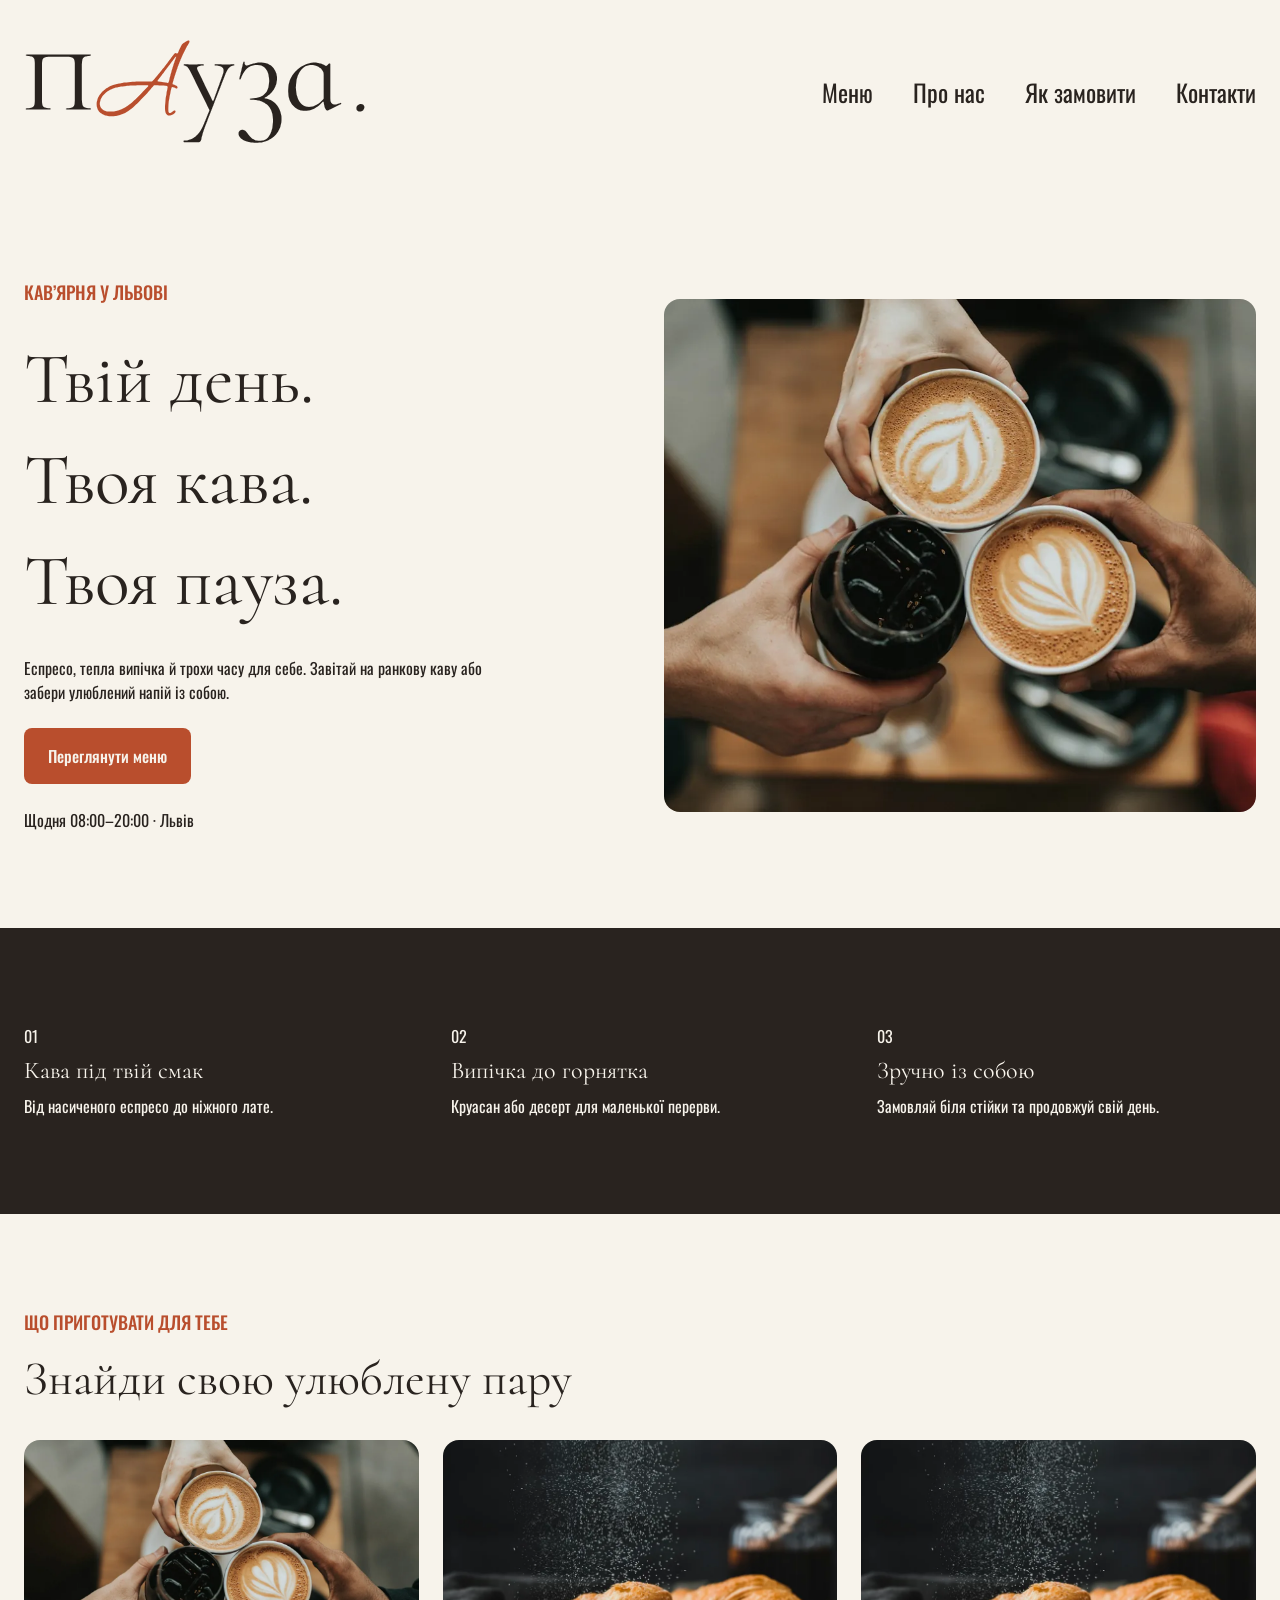
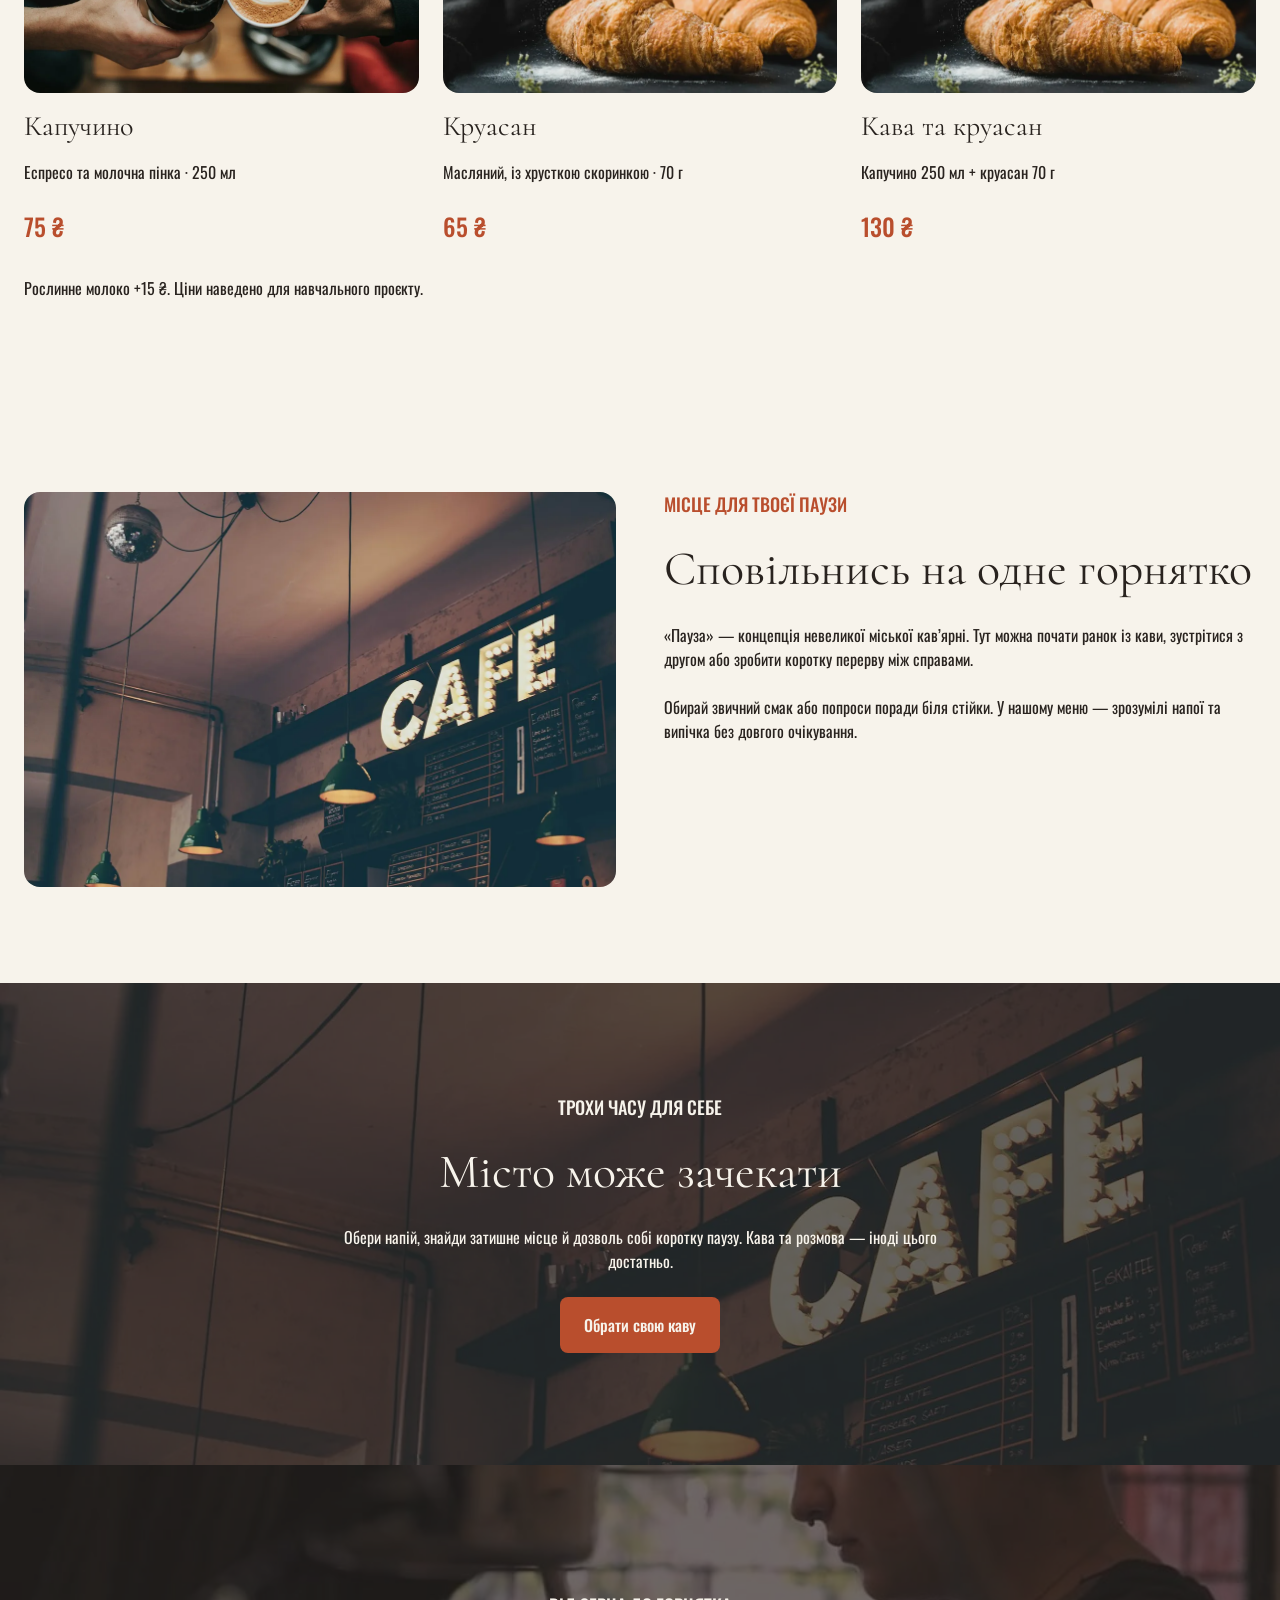
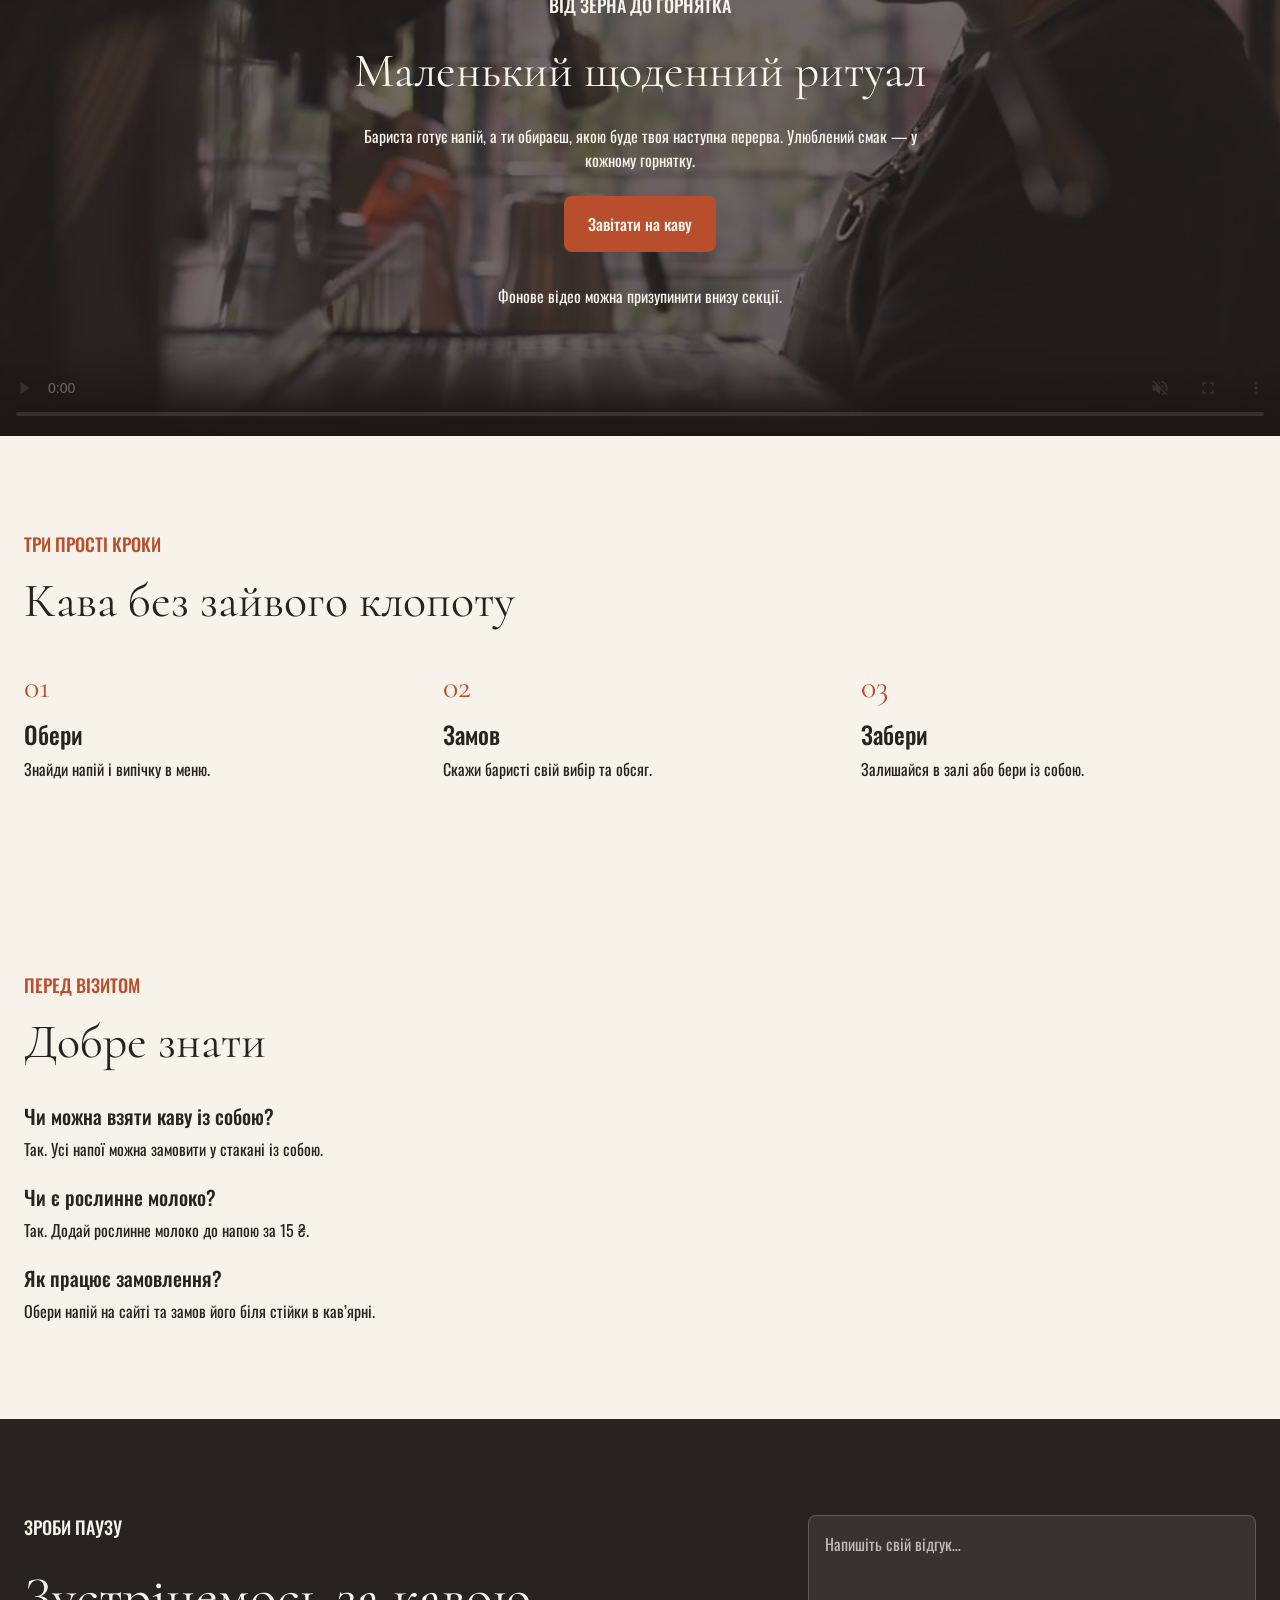
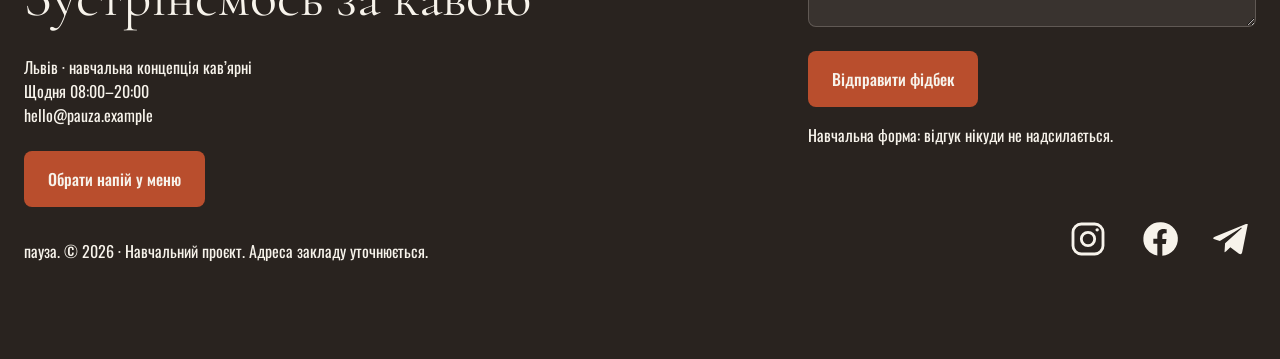
<file: index.html>
<!doctype html>
<html lang="uk">
<head>
 <meta charset="UTF-8">
 <meta name="viewport" content="width=device-width, initial-scale=1">
 <title>Кав’ярня «Пауза» у Львові — кава та випічка</title>
 <meta name="description" content="Кав’ярня «Пауза» у Львові: капучино, свіжа випічка та час для себе. Переглянь меню й ціни, обери улюблений напій та дізнайся, як замовити каву із собою.">
 <link rel="icon" href="img/favicon.svg" type="image/svg+xml">
 <link rel="stylesheet" href="css/style.css">
</head>
<body id="top">
<a class="skip" href="#main">Перейти до вмісту</a>
<header class="header"><div class="container header__inner">
 <a class="logo" href="#top" aria-label="Пауза — на початок сторінки"><img class="logo__image" src="img/logo.svg" alt="Пауза" width="344" height="106"></a>
 <nav class="desktop-nav" aria-label="Головна навігація"><ul class="menu">
  <li><a href="#menu">Меню</a></li><li><a href="#about">Про нас</a></li><li><a href="#order">Як замовити</a></li><li><a href="#contacts">Контакти</a></li>
 </ul></nav>
 <!-- Checkbox доступний через Tab і Space. Меню працює без JavaScript. -->
<input class="nav-toggle sr-only" type="checkbox" id="nav-toggle" aria-label="Показати або сховати меню" aria-controls="mobile-nav" autocomplete="off">
<label class="burger" for="nav-toggle" aria-hidden="true"><span class="burger__line"></span></label>
<nav class="mobile-nav" id="mobile-nav" aria-label="Мобільна навігація">
 <!-- Нативна GET-навігація перезавантажує той самий файл і скидає checkbox.
      Так меню закривається після вибору без скриптів.
      Для повторного переходу до того самого розділу CSS :has(:target) вибирає
      другий якір і значення section. Вміст розділу не дублюється. -->
 <form class="mobile-menu" method="get" action="index.html">
  <button class="nav-choice nav-choice--base" data-section="menu" type="submit" name="section" value="menu" formaction="index.html#menu">Меню</button>
  <button class="nav-choice nav-choice--again" data-section="menu" type="submit" name="section" value="menu-again" formaction="index.html#menu-again">Меню</button>
  <button class="nav-choice nav-choice--base" data-section="about" type="submit" name="section" value="about" formaction="index.html#about">Про нас</button>
  <button class="nav-choice nav-choice--again" data-section="about" type="submit" name="section" value="about-again" formaction="index.html#about-again">Про нас</button>
  <button class="nav-choice nav-choice--base" data-section="order" type="submit" name="section" value="order" formaction="index.html#order">Як замовити</button>
  <button class="nav-choice nav-choice--again" data-section="order" type="submit" name="section" value="order-again" formaction="index.html#order-again">Як замовити</button>
  <button class="nav-choice nav-choice--base" data-section="contacts" type="submit" name="section" value="contacts" formaction="index.html#contacts">Контакти</button>
  <button class="nav-choice nav-choice--again" data-section="contacts" type="submit" name="section" value="contacts-again" formaction="index.html#contacts-again">Контакти</button>
 </form>
</nav>
</div></header>
<main id="main" tabindex="-1">
 <section class="hero section" aria-labelledby="hero-title"><div class="container hero__inner">
  <div class="hero__copy stack"><p class="eyebrow">Кав’ярня у Львові</p>
   <h1 id="hero-title">Твій день.<br>Твоя кава.<br>Твоя пауза.</h1>
   <p>Еспресо, тепла випічка й трохи часу для себе. Завітай на ранкову каву або забери улюблений напій із собою.</p>
   <a class="btn" href="#menu">Переглянути меню</a><p class="hero__hours">Щодня 08:00–20:00 · Львів</p>
  </div>
  <picture class="hero__photo"><source srcset="img/coffee-cups.webp" type="image/webp"><img src="img/coffee-cups.jpg" alt="Друзі тримають горнятка кави над столом" width="1200" height="800" fetchpriority="high"></picture>
 </div></section>
 <section class="benefits section" aria-labelledby="benefits-title"><div class="container">
  <h2 class="sr-only" id="benefits-title">Чому варто зробити паузу</h2><ul class="benefits__list">
   <li class="benefit"><p class="benefit__number">01</p><h3>Кава під твій смак</h3><p>Від насиченого еспресо до ніжного лате.</p></li>
   <li class="benefit"><p class="benefit__number">02</p><h3>Випічка до горнятка</h3><p>Круасан або десерт для маленької перерви.</p></li>
   <li class="benefit"><p class="benefit__number">03</p><h3>Зручно із собою</h3><p>Замовляй біля стійки та продовжуй свій день.</p></li>
  </ul>
 </div></section>
 <section class="section" id="menu" tabindex="-1" aria-labelledby="menu-title"><span class="nav-anchor" id="menu-again" tabindex="-1"></span><div class="container">
  <div class="section__heading"><p class="eyebrow">Що приготувати для тебе</p><h2 id="menu-title">Знайди свою улюблену пару</h2></div>
  <div class="cards"><article class="card"><div class="card__picture"><picture><source srcset="img/coffee-cups.webp" type="image/webp"><img class="" src="img/coffee-cups.jpg" alt="Горнятка кави з молочною пінкою" width="1200" height="800" loading="lazy" decoding="async"></picture></div><h3>Капучино</h3><p class="card__text">Еспресо та молочна пінка · 250 мл</p><p class="card__price">75 ₴</p></article>
<article class="card"><div class="card__picture"><picture><source srcset="img/butter-croissant.webp" type="image/webp"><img class="" src="img/butter-croissant.jpg" alt="Золотаві круасани з хрусткою скоринкою" width="800" height="640" loading="lazy" decoding="async"></picture></div><h3>Круасан</h3><p class="card__text">Масляний, із хрусткою скоринкою · 70 г</p><p class="card__price">65 ₴</p></article>
<article class="card"><div class="card__picture"><picture><source srcset="img/butter-croissant.webp" type="image/webp"><img class="" src="img/butter-croissant.jpg" alt="Золотаві круасани з хрусткою скоринкою" width="800" height="640" loading="lazy" decoding="async"></picture></div><h3>Кава та круасан</h3><p class="card__text">Капучино 250 мл + круасан 70 г</p><p class="card__price">130 ₴</p></article>
</div><p class="menu-note">Рослинне молоко +15 ₴. Ціни наведено для навчального проєкту.</p>
 </div></section>
 <section class="section" id="about" tabindex="-1" aria-labelledby="about-title"><span class="nav-anchor" id="about-again" tabindex="-1"></span><div class="container about__inner">
  <picture class="about__photo"><source srcset="img/cafe-interior.webp" type="image/webp"><img src="img/cafe-interior.jpg" alt="Інтер’єр кав’ярні з лампами та написом CAFE" width="1200" height="793" loading="lazy" decoding="async"></picture>
  <div class="about__copy stack"><p class="eyebrow">Місце для твоєї паузи</p><h2 id="about-title">Сповільнись на одне горнятко</h2>
   <p>«Пауза» — концепція невеликої міської кав’ярні. Тут можна почати ранок із кави, зустрітися з другом або зробити коротку перерву між справами.</p>
   <p>Обирай звичний смак або попроси поради біля стійки. У нашому меню — зрозумілі напої та випічка без довгого очікування.</p>
  </div>
 </div></section>
 <section class="promo" aria-labelledby="promo-title">
 <div class="container media__inner">
  <p class="eyebrow">Трохи часу для себе</p>
  <h2 id="promo-title">Місто може зачекати</h2>
  <p>Обери напій, знайди затишне місце й дозволь собі коротку паузу. Кава та розмова — іноді цього достатньо.</p>
  <a class="btn" href="#menu">Обрати свою каву</a>
 </div>
</section>
<section class="video-story" aria-labelledby="video-title">
 <video class="video-story__media" poster="img/coffee-barista-poster.jpg" autoplay muted loop playsinline controls preload="metadata" aria-label="Бариста готує каву біля еспресо-машини">
  <source src="video/coffee-barista.mp4" type="video/mp4" media="(prefers-reduced-motion: no-preference)">
  Ваш браузер не підтримує відео. На фоні залишається кадр із кав’ярні.
 </video>
 <div class="container media__inner">
  <p class="eyebrow">Від зерна до горнятка</p>
  <h2 id="video-title">Маленький щоденний ритуал</h2>
  <p>Бариста готує напій, а ти обираєш, якою буде твоя наступна перерва. Улюблений смак — у кожному горнятку.</p>
  <a class="btn" href="#contacts">Завітати на каву</a>
 </div>
 <p class="video-story__caption">Фонове відео можна призупинити внизу секції.</p>
</section>
 <section class="section" id="order" tabindex="-1" aria-labelledby="order-title"><span class="nav-anchor" id="order-again" tabindex="-1"></span><div class="container">
  <div class="section__heading"><p class="eyebrow">Три прості кроки</p><h2 id="order-title">Кава без зайвого клопоту</h2></div>
  <ol class="steps"><li class="step"><p class="step__number">01</p><h3>Обери</h3><p>Знайди напій і випічку в меню.</p></li>
   <li class="step"><p class="step__number">02</p><h3>Замов</h3><p>Скажи баристі свій вибір та обсяг.</p></li>
   <li class="step"><p class="step__number">03</p><h3>Забери</h3><p>Залишайся в залі або бери із собою.</p></li></ol>
 </div></section>
 <section class="section faq" aria-labelledby="faq-title"><div class="container">
  <div class="section__heading"><p class="eyebrow">Перед візитом</p><h2 id="faq-title">Добре знати</h2></div>
  <div class="faq__items"><article class="faq__item"><h3>Чи можна взяти каву із собою?</h3><p>Так. Усі напої можна замовити у стакані із собою.</p></article>
   <article class="faq__item"><h3>Чи є рослинне молоко?</h3><p>Так. Додай рослинне молоко до напою за 15 ₴.</p></article>
   <article class="faq__item"><h3>Як працює замовлення?</h3><p>Обери напій на сайті та замов його біля стійки в кав’ярні.</p></article></div>
 </div></section>
</main>
<footer class="footer section" id="contacts" tabindex="-1" aria-labelledby="contacts-title"><span class="nav-anchor" id="contacts-again" tabindex="-1"></span><div class="container footer__inner">
 <div class="footer__copy stack"><p class="eyebrow">Зроби паузу</p><h2 id="contacts-title">Зустрінемось за кавою</h2>
  <address class="footer__contact">Львів · навчальна концепція кав’ярні<br>Щодня 08:00–20:00<br><a href="mailto:hello@pauza.example">hello@pauza.example</a></address>
  <a class="btn" href="#menu">Обрати напій у меню</a><p class="footer__legal">пауза. © 2026 · Навчальний проєкт. Адреса закладу уточнюється.</p>
 </div>
 <div class="footer__aside">
  <form class="feedback" action="feedback.html" method="get"><label class="sr-only" for="feedback-text">Ваш відгук</label><textarea id="feedback-text" name="feedback" placeholder="Напишіть свій відгук…" required maxlength="1000" autocomplete="off"></textarea><button class="btn" type="submit">Відправити фідбек</button><p class="feedback__note">Навчальна форма: відгук нікуди не надсилається.</p></form>
  <nav class="social" aria-label="Соціальні платформи"><a href="https://www.instagram.com/" target="_blank" rel="noopener noreferrer" aria-label="Instagram — головна сторінка сервісу"><img src="img/instagram.svg" alt="" width="40" height="40" loading="lazy"></a><a href="https://www.facebook.com/" target="_blank" rel="noopener noreferrer" aria-label="Facebook — головна сторінка сервісу"><img src="img/facebook.svg" alt="" width="40" height="40" loading="lazy"></a><a href="https://telegram.org/" target="_blank" rel="noopener noreferrer" aria-label="Telegram — головна сторінка сервісу"><img src="img/telegram.svg" alt="" width="40" height="40" loading="lazy"></a></nav>
 </div>
</div></footer>
</body>
</html>
</file>
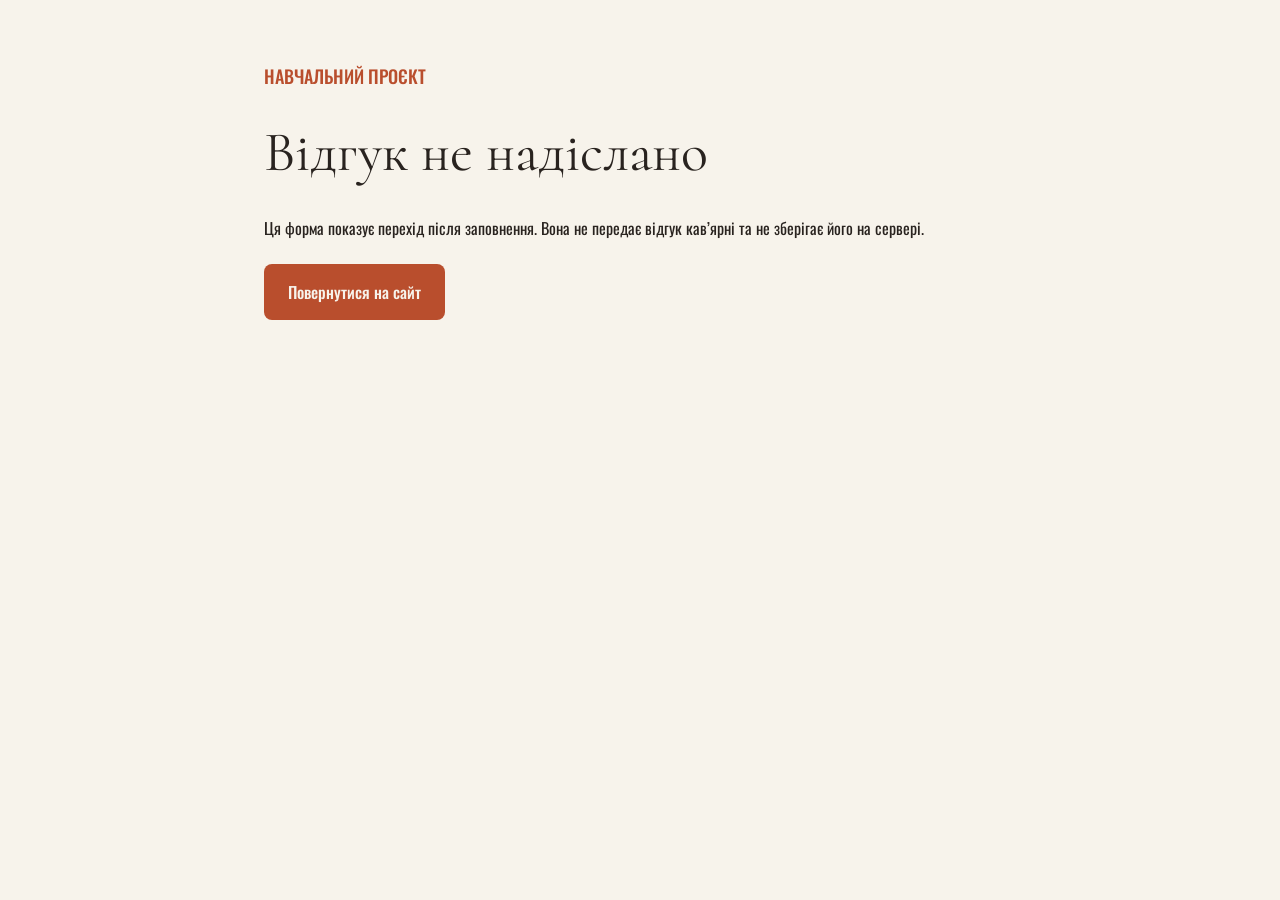
<file: feedback.html>
<!doctype html><html lang="uk"><head><meta charset="UTF-8"><meta name="viewport" content="width=device-width, initial-scale=1"><title>Навчальна форма — Пауза</title><meta name="robots" content="noindex"><link rel="icon" href="img/favicon.svg" type="image/svg+xml"><link rel="stylesheet" href="css/style.css"></head><body><main class="container confirm stack"><p class="eyebrow">Навчальний проєкт</p><h1>Відгук не надіслано</h1><p>Ця форма показує перехід після заповнення. Вона не передає відгук кав’ярні та не зберігає його на сервері.</p><a class="btn" href="index.html#contacts">Повернутися на сайт</a></main></body></html>
</file>
<file: css/style.css>
/* Пауза. Розкладка всіх рядів і колонок на Flexbox. */
@import url("fonts.css");
:root { --paper:#f7f3eb; --ink:#29231f; --accent:#b94e2d; --gap:24px; --radius:16px; }
*, *::before, *::after { box-sizing:border-box; }
html { scroll-behavior:smooth; }
body { margin:0; color:var(--ink); background:var(--paper); font-family:Oswald,Arial,sans-serif; font-weight:400; font-size:16px; line-height:1.5; }
img { display:block; max-width:100%; height:auto; }
a { color:inherit; text-decoration:none; }
button, textarea { font:inherit; }
button, a { -webkit-tap-highlight-color:transparent; }
a:focus-visible, button:focus-visible, textarea:focus-visible { outline:3px solid var(--accent); outline-offset:6px; }
ul,ol { margin:0; padding:0; list-style:none; }
h1,h2,h3,p { margin:0; }
h1,h2,h3 { font-family:Cormorant,Georgia,serif; font-weight:400; }
h1 { font-size:72px; line-height:1.4; }
h2 { font-size:48px; line-height:1.2; }
h3 { font-size:28px; line-height:1.25; }
.container { max-width:1296px; padding-inline:24px; margin-inline:auto; }
.section { padding-block:96px; }
.stack { display:flex; flex-direction:column; gap:24px; }
.eyebrow { color:var(--accent); font-size:18px; font-weight:500; text-transform:uppercase; line-height:1.4; }
.section__heading { margin-bottom:32px; }
.section__heading .eyebrow { margin-bottom:16px; }
.btn { display:inline-flex; align-items:center; justify-content:center; align-self:flex-start; min-height:56px; padding:16px 24px; border:0; border-radius:8px; background:var(--accent); color:var(--paper); cursor:pointer; font-weight:500; text-align:center; line-height:1.5; transition:filter .2s; }
.btn:hover { filter:brightness(.92); }
.sr-only { position:absolute; width:1px; height:1px; padding:0; margin:-1px; overflow:hidden; clip-path:inset(50%); white-space:nowrap; border:0; }
.skip { position:absolute; top:8px; left:8px; z-index:20; transform:translateY(-180%); background:var(--paper); padding:12px 24px; }
.skip:focus { transform:translateY(0); }
.header__inner { position:relative; display:flex; align-items:center; justify-content:space-between; gap:40px; min-height:184px; }
.logo { display:inline-flex; align-items:center; min-height:44px; flex-shrink:0; }
.logo__image { display:block; width:344px; height:auto; }
.menu { display:flex; align-items:center; gap:40px; }
.menu a { display:flex; align-items:center; min-height:44px; font-size:24px; }
.menu a:hover { color:var(--accent); }
.hero { padding-top:96px; }
.hero__inner { display:flex; align-items:center; gap:48px; }
.hero__copy, .hero__photo { flex:1 1 0; min-width:0; }
.hero__copy p:not(.eyebrow) { max-width:496px; }
.hero__photo { width:100%; aspect-ratio:15/13; object-fit:cover; border-radius:var(--radius); }
.hero__hours { font-size:16px; }
.benefits { background:var(--ink); color:var(--paper); }
.benefits__list { display:flex; gap:48px; }
.benefit { flex:1 1 0; min-width:0; display:flex; flex-direction:column; gap:8px; }
.benefit__number { font-size:16px; }
.benefit h3 { font-size:24px; }
.cards { display:flex; align-items:stretch; gap:24px; }
.card { flex:1 1 0; min-width:0; display:flex; flex-direction:column; gap:16px; }
.card__picture { width:100%; aspect-ratio:25/16; overflow:hidden; border-radius:var(--radius); }
.card__picture img { width:100%; height:100%; object-fit:cover; }
.card__text { padding-bottom:8px; }
.card__price { margin-top:auto; color:var(--accent); font-size:24px; font-weight:500; }
.menu-note { margin-top:32px; }
.about__inner { display:flex; align-items:flex-start; gap:48px; }
.about__photo, .about__copy { flex:1 1 0; min-width:0; }
.about__photo { width:100%; aspect-ratio:3/2; object-fit:cover; border-radius:var(--radius); }
.steps { display:flex; gap:24px; }
.step { flex:1 1 0; min-width:0; display:flex; flex-direction:column; gap:8px; }
.step__number { color:var(--accent); font-family:Cormorant,Georgia,serif; font-size:32px; }
.step h3 { font-family:Oswald,Arial,sans-serif; font-size:24px; font-weight:500; }
.faq__items { display:flex; flex-direction:column; gap:24px; }
.faq__item { display:flex; flex-direction:column; gap:8px; }
.faq h3 { font-family:Oswald,Arial,sans-serif; font-size:20px; font-weight:500; }
.footer { background:var(--ink); color:var(--paper); }
.footer__inner { display:flex; gap:96px; justify-content:space-between; }
.footer__copy { flex:1 1 600px; min-width:0; }
.footer__copy .eyebrow { color:var(--paper); }
.footer__copy h2 { font-size:56px; }
.footer__aside { flex:0 1 448px; min-width:0; display:flex; flex-direction:column; justify-content:space-between; gap:56px; }
.footer__legal { margin-top:8px; }
.footer__contact { font-style:normal; }
.feedback { display:flex; flex-direction:column; gap:24px; }
.feedback textarea { width:100%; min-height:112px; resize:vertical; padding:16px; border:1px solid rgb(247 243 235 / .2); border-radius:8px; color:var(--paper); background:rgb(247 243 235 / .08); }
.feedback textarea::placeholder { color:rgb(247 243 235 / .7); }
.feedback__note { margin-top:-8px; }
.social { display:flex; gap:24px; justify-content:flex-end; }
.social a { display:flex; align-items:center; justify-content:center; width:48px; height:48px; }
.social img { width:40px; height:40px; object-fit:contain; }
.social a:focus-visible { outline-color:var(--paper); }
.confirm { max-width:800px; padding-block:64px; }
.confirm h1 { font-size:56px; }

.hero__photo img,.about__photo img { width:100%; height:100%; object-fit:cover; border-radius:var(--radius); }

.burger,.mobile-nav { display:none; }
.nav-toggle { visibility:hidden; }

/* ---------- Адаптація після основних правил ---------- */
@media (max-width:1200px) {
 .logo__image { width:288px; }
 .header__inner { min-height:152px; }
 .menu { gap:24px; }
 .menu a { font-size:20px; }
 h1 { font-size:60px; }
 .section { padding-block:72px; }
 .footer__inner { gap:48px; }
}
@media (max-width:900px) {
 .nav-toggle { visibility:visible; }
 .header__inner { min-height:88px; }
 .logo__image { width:144px; }
 .hero__inner,.about__inner { flex-direction:column; gap:32px; }
 .hero__copy,.hero__photo,.about__photo,.about__copy { flex:1 1 auto; width:100%; }
 .hero__photo { max-height:520px; }
 .cards { flex-wrap:wrap; }
 .card { flex:1 1 calc(50% - 12px); }
 .card:last-child { max-width:calc(50% - 12px); }
 .footer__inner { flex-direction:column; }
 .footer__copy,.footer__aside { flex:1 1 auto; width:100%; }
 .footer__aside { gap:32px; }
 .social { justify-content:flex-start; }
 .desktop-nav { display:none; }
 .burger { display:flex; position:relative; align-items:center; justify-content:center; width:48px; height:48px; cursor:pointer; }
 .burger__line,.burger__line::before,.burger__line::after { position:absolute; content:""; width:24px; height:2px; border-radius:2px; background:var(--ink); transition:transform .2s,opacity .2s; }
 .burger__line::before { transform:translateY(-7px); }
 .burger__line::after { transform:translateY(7px); }
 .nav-toggle:focus-visible + .burger { outline:3px solid var(--accent); outline-offset:3px; border-radius:4px; }
 .nav-toggle:checked + .burger .burger__line { background:transparent; }
 .nav-toggle:checked + .burger .burger__line::before { transform:rotate(45deg); }
 .nav-toggle:checked + .burger .burger__line::after { transform:rotate(-45deg); }
 .mobile-nav { display:block; position:absolute; z-index:10; top:100%; left:24px; right:24px; padding:16px; background:var(--paper); border:1px solid rgb(41 35 31 / .15); border-radius:8px; box-shadow:0 16px 32px rgb(41 35 31 / .12); opacity:0; visibility:hidden; transform:translateY(-8px); transition:opacity .2s,transform .2s; }
 .nav-toggle:checked ~ .mobile-nav { opacity:1; visibility:visible; transform:translateY(0); }
 .mobile-menu { display:flex; flex-direction:column; gap:8px; }
 .mobile-menu button { width:100%; min-height:48px; padding:12px 16px; border:0; border-radius:4px; color:var(--ink); background:transparent; font:inherit; text-align:left; cursor:pointer; }
 .mobile-menu button:hover { background:rgb(185 78 45 / .08); }
}
@media (max-width:600px) {
 .container { padding-inline:16px; }
 .header__inner { min-height:72px; gap:16px; }
 .logo__image { width:112px; }
 .hero { padding-top:16px; }
 .section { padding-block:48px; }
 .hero.section { padding-top:16px; padding-bottom:16px; }
 h1 { font-size:32px; line-height:1.25; }
 h2 { font-size:32px; }
 h3 { font-size:28px; }
 .eyebrow { font-size:16px; }
 .hero__inner { gap:24px; }
 .hero__copy { gap:24px; }
 .hero__photo { aspect-ratio:343/272; }
 .btn { align-self:stretch; width:100%; }
 .benefits__list,.cards,.steps { flex-direction:column; gap:24px; }
 .card { flex:1 1 auto; width:100%; }
 .card:last-child { max-width:none; }
 .card__picture { aspect-ratio:343/224; }
 .about__photo { aspect-ratio:343/240; }
 .footer__inner { gap:32px; }
 .footer__copy h2 { font-size:32px; }
 .footer__aside { flex-direction:column-reverse; }
 .mobile-nav { left:16px; right:16px; }
 .section__heading { margin-bottom:24px; }
 .confirm h1 { font-size:36px; }
}
@media (prefers-reduced-motion:reduce) {
 html { scroll-behavior:auto; }
 *,*::before,*::after { transition:none; }
}

/* ---------- ЛР4. Фонові фото та відео ---------- */
.promo,.video-story { position:relative; isolation:isolate; padding-block:112px; color:var(--paper); background-color:var(--ink); text-align:center; }
.promo { background-image:url("../img/cafe-atmosphere.webp"); background-position:center 52%; background-repeat:no-repeat; background-size:cover; }
.promo::before,.video-story::before { content:""; position:absolute; z-index:1; inset:0; background:rgb(41 35 31 / .68); pointer-events:none; }
.media__inner { position:relative; z-index:2; max-width:840px; display:flex; flex-direction:column; align-items:center; gap:24px; }
.media__inner .eyebrow { color:var(--paper); }
.media__inner p { max-width:600px; }
.media__inner .btn { align-self:center; }
.video-story { overflow:hidden; background-image:url("../img/coffee-barista-poster.jpg"); background-position:center; background-size:cover; padding-block:128px; }
.video-story__media { position:absolute; z-index:0; inset:0; width:100%; height:100%; object-fit:cover; }
.video-story .media__inner { pointer-events:none; }
.video-story .media__inner a { pointer-events:auto; }
.video-story__caption { position:relative; z-index:2; margin-top:32px; padding-inline:16px; pointer-events:none; }
@media (max-width:600px) {
 .promo,.video-story { padding-block:64px; }
 .promo { background-position:45% center; }
 .media__inner .btn { align-self:stretch; }
}
@media (prefers-reduced-motion:reduce) {
 .video-story__media { display:none; }
}

/* Повторний пункт теж завантажує документ і скидає checkbox. */
.section,.footer { position:relative; }
.nav-anchor { position:absolute; top:0; left:0; width:1px; height:1px; }
.mobile-menu .nav-choice--again { display:none; }
body:has(#menu:target) .mobile-menu .nav-choice--base[data-section="menu"] { display:none; }
body:has(#menu:target) .mobile-menu .nav-choice--again[data-section="menu"] { display:block; }
body:has(#about:target) .mobile-menu .nav-choice--base[data-section="about"] { display:none; }
body:has(#about:target) .mobile-menu .nav-choice--again[data-section="about"] { display:block; }
body:has(#order:target) .mobile-menu .nav-choice--base[data-section="order"] { display:none; }
body:has(#order:target) .mobile-menu .nav-choice--again[data-section="order"] { display:block; }
body:has(#contacts:target) .mobile-menu .nav-choice--base[data-section="contacts"] { display:none; }
body:has(#contacts:target) .mobile-menu .nav-choice--again[data-section="contacts"] { display:block; }
</file>
